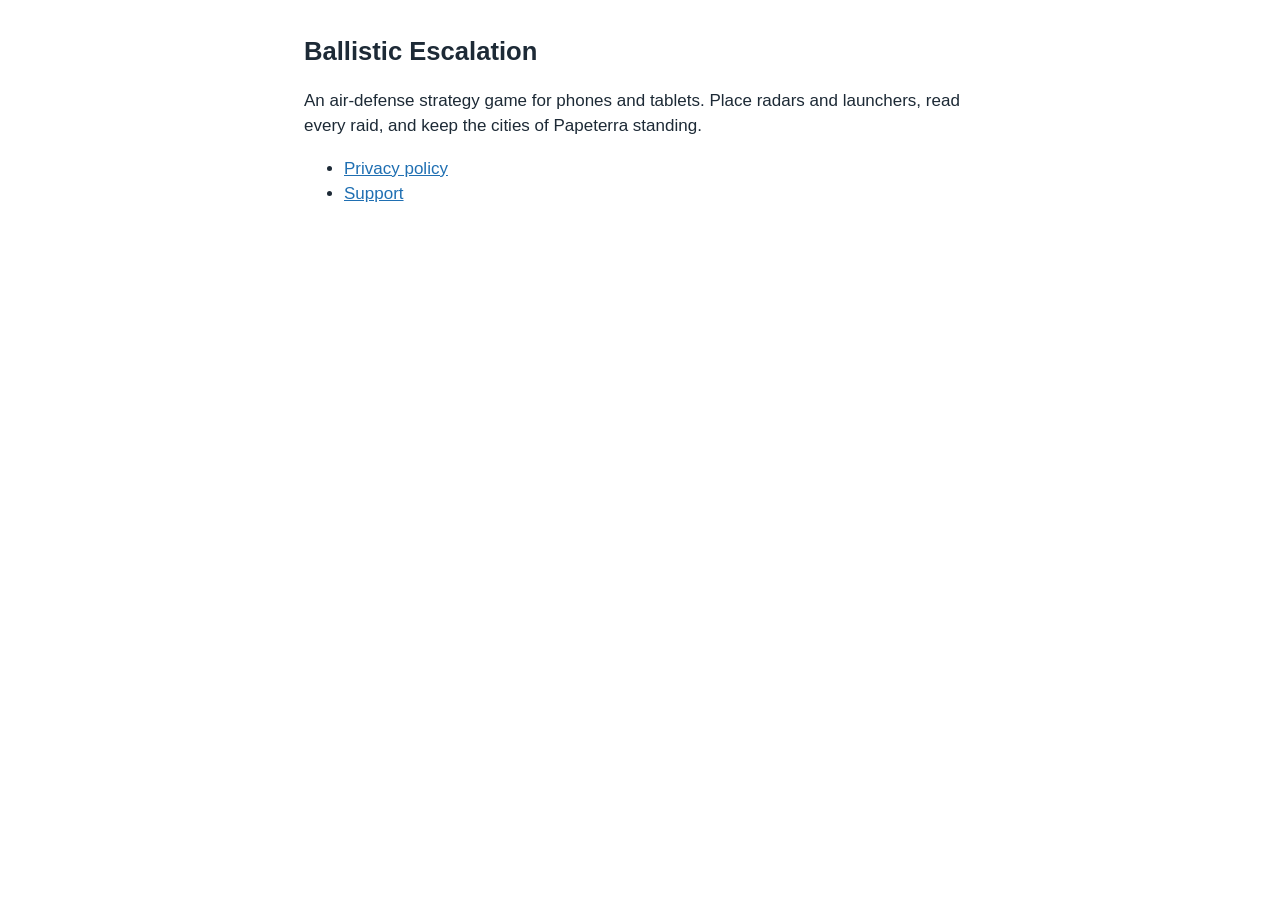
<file: docs/index.html>
<!doctype html>
<html lang="en"><head><meta charset="utf-8"><meta name="viewport" content="width=device-width, initial-scale=1">
<title>Ballistic Escalation</title><link rel="stylesheet" href="style.css"></head>
<body>
<h1>Ballistic Escalation</h1>
<p>An air-defense strategy game for phones and tablets. Place radars and launchers, read every raid, and keep the cities of Papeterra standing.</p>
<ul>
<li><a href="privacy/">Privacy policy</a></li>
<li><a href="support/">Support</a></li>
</ul>
</body></html>
</file>
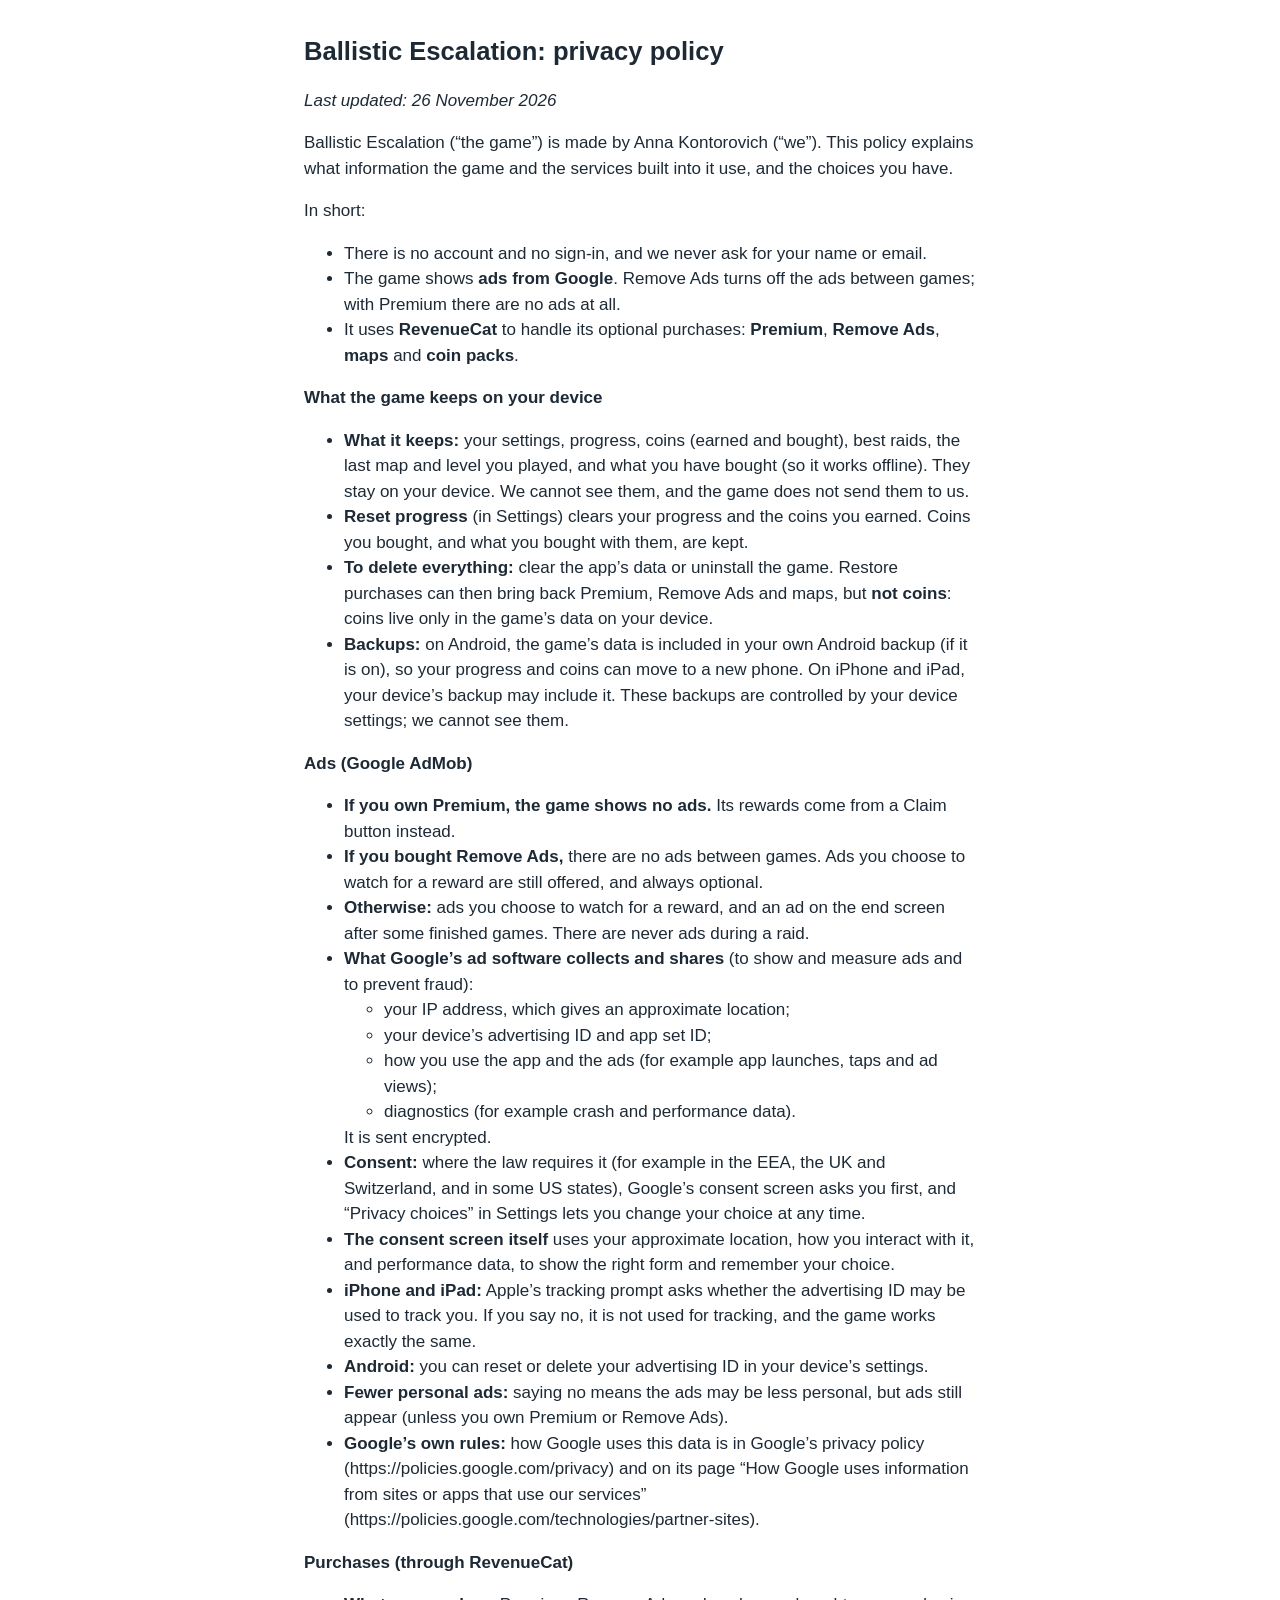
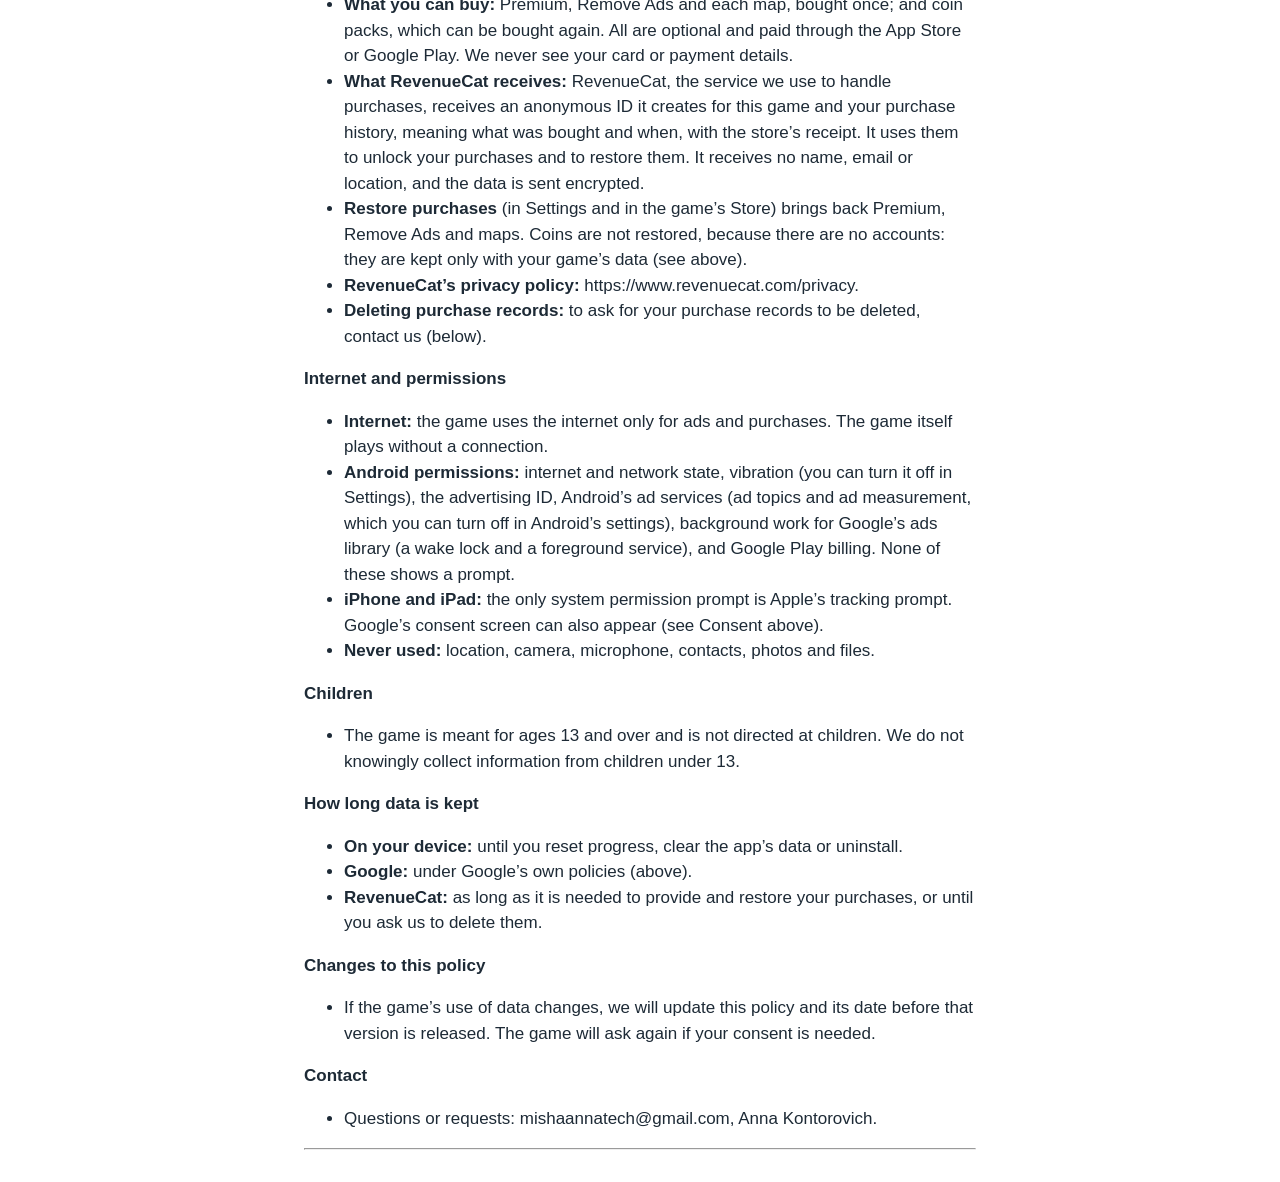
<file: docs/privacy/index.html>
<!DOCTYPE html>
<html xmlns="http://www.w3.org/1999/xhtml">
<head>
  <meta charset="utf-8" />
  <meta name="generator" content="pandoc 3.10" />
  <meta name="viewport" content="width=device-width, initial-scale=1.0, user-scalable=yes" />
  <title>Ballistic Escalation: privacy policy</title>
  <style>
    /* Default styles provided by pandoc.
    ** See https://pandoc.org/MANUAL.html#variables-for-html for config info.
    */
    span.smallcaps{font-variant: small-caps;}
    div.columns{display: flex; gap: 1.5em;}
    div.column{flex: auto;}
    @media screen {
    div.columns{gap: min(4vw, 1.5em);}
    div.column{overflow-x: auto;}
    }
    div.hanging-indent{margin-left: 1.5em; text-indent: -1.5em;}
    /* The extra [class] is a hack that increases specificity enough to
       override a similar rule in reveal.js */
    ul.task-list[class]{list-style: none;}
    ul.task-list li input[type="checkbox"] {
      font-size: inherit;
      width: 0.8em;
      margin: 0 0.8em 0.2em -1.6em;
      vertical-align: middle;
    }
    .display.math{display: block; text-align: center; margin: 0.5rem auto;}
  </style>
  <link rel="stylesheet" href="../style.css" />
</head>
<body>
<header id="title-block-header">
<h1 class="title">Ballistic Escalation: privacy policy</h1>
</header>
<p><em>Last updated: 26 November 2026</em></p>
<p>Ballistic Escalation (“the game”) is made by Anna Kontorovich (“we”).
This policy explains what information the game and the services built
into it use, and the choices you have.</p>
<p>In short:</p>
<ul>
<li>There is no account and no sign-in, and we never ask for your name
or email.</li>
<li>The game shows <strong>ads from Google</strong>. Remove Ads turns
off the ads between games; with Premium there are no ads at all.</li>
<li>It uses <strong>RevenueCat</strong> to handle its optional
purchases: <strong>Premium</strong>, <strong>Remove Ads</strong>,
<strong>maps</strong> and <strong>coin packs</strong>.</li>
</ul>
<p><strong>What the game keeps on your device</strong></p>
<ul>
<li><strong>What it keeps:</strong> your settings, progress, coins
(earned and bought), best raids, the last map and level you played, and
what you have bought (so it works offline). They stay on your device. We
cannot see them, and the game does not send them to us.</li>
<li><strong>Reset progress</strong> (in Settings) clears your progress
and the coins you earned. Coins you bought, and what you bought with
them, are kept.</li>
<li><strong>To delete everything:</strong> clear the app’s data or
uninstall the game. Restore purchases can then bring back Premium,
Remove Ads and maps, but <strong>not coins</strong>: coins live only in
the game’s data on your device.</li>
<li><strong>Backups:</strong> on Android, the game’s data is included in
your own Android backup (if it is on), so your progress and coins can
move to a new phone. On iPhone and iPad, your device’s backup may
include it. These backups are controlled by your device settings; we
cannot see them.</li>
</ul>
<p><strong>Ads (Google AdMob)</strong></p>
<ul>
<li><strong>If you own Premium, the game shows no ads.</strong> Its
rewards come from a Claim button instead.</li>
<li><strong>If you bought Remove Ads,</strong> there are no ads between
games. Ads you choose to watch for a reward are still offered, and
always optional.</li>
<li><strong>Otherwise:</strong> ads you choose to watch for a reward,
and an ad on the end screen after some finished games. There are never
ads during a raid.</li>
<li><strong>What Google’s ad software collects and shares</strong> (to
show and measure ads and to prevent fraud):
<ul>
<li>your IP address, which gives an approximate location;</li>
<li>your device’s advertising ID and app set ID;</li>
<li>how you use the app and the ads (for example app launches, taps and
ad views);</li>
<li>diagnostics (for example crash and performance data).</li>
</ul>
It is sent encrypted.</li>
<li><strong>Consent:</strong> where the law requires it (for example in
the EEA, the UK and Switzerland, and in some US states), Google’s
consent screen asks you first, and “Privacy choices” in Settings lets
you change your choice at any time.</li>
<li><strong>The consent screen itself</strong> uses your approximate
location, how you interact with it, and performance data, to show the
right form and remember your choice.</li>
<li><strong>iPhone and iPad:</strong> Apple’s tracking prompt asks
whether the advertising ID may be used to track you. If you say no, it
is not used for tracking, and the game works exactly the same.</li>
<li><strong>Android:</strong> you can reset or delete your advertising
ID in your device’s settings.</li>
<li><strong>Fewer personal ads:</strong> saying no means the ads may be
less personal, but ads still appear (unless you own Premium or Remove
Ads).</li>
<li><strong>Google’s own rules:</strong> how Google uses this data is in
Google’s privacy policy (https://policies.google.com/privacy) and on its
page “How Google uses information from sites or apps that use our
services” (https://policies.google.com/technologies/partner-sites).</li>
</ul>
<p><strong>Purchases (through RevenueCat)</strong></p>
<ul>
<li><strong>What you can buy:</strong> Premium, Remove Ads and each map,
bought once; and coin packs, which can be bought again. All are optional
and paid through the App Store or Google Play. We never see your card or
payment details.</li>
<li><strong>What RevenueCat receives:</strong> RevenueCat, the service
we use to handle purchases, receives an anonymous ID it creates for this
game and your purchase history, meaning what was bought and when, with
the store’s receipt. It uses them to unlock your purchases and to
restore them. It receives no name, email or location, and the data is
sent encrypted.</li>
<li><strong>Restore purchases</strong> (in Settings and in the game’s
Store) brings back Premium, Remove Ads and maps. Coins are not restored,
because there are no accounts: they are kept only with your game’s data
(see above).</li>
<li><strong>RevenueCat’s privacy policy:</strong>
https://www.revenuecat.com/privacy.</li>
<li><strong>Deleting purchase records:</strong> to ask for your purchase
records to be deleted, contact us (below).</li>
</ul>
<p><strong>Internet and permissions</strong></p>
<ul>
<li><strong>Internet:</strong> the game uses the internet only for ads
and purchases. The game itself plays without a connection.</li>
<li><strong>Android permissions:</strong> internet and network state,
vibration (you can turn it off in Settings), the advertising ID,
Android’s ad services (ad topics and ad measurement, which you can turn
off in Android’s settings), background work for Google’s ads library (a
wake lock and a foreground service), and Google Play billing. None of
these shows a prompt.</li>
<li><strong>iPhone and iPad:</strong> the only system permission prompt
is Apple’s tracking prompt. Google’s consent screen can also appear (see
Consent above).</li>
<li><strong>Never used:</strong> location, camera, microphone, contacts,
photos and files.</li>
</ul>
<p><strong>Children</strong></p>
<ul>
<li>The game is meant for ages 13 and over and is not directed at
children. We do not knowingly collect information from children under
13.</li>
</ul>
<p><strong>How long data is kept</strong></p>
<ul>
<li><strong>On your device:</strong> until you reset progress, clear the
app’s data or uninstall.</li>
<li><strong>Google:</strong> under Google’s own policies (above).</li>
<li><strong>RevenueCat:</strong> as long as it is needed to provide and
restore your purchases, or until you ask us to delete them.</li>
</ul>
<p><strong>Changes to this policy</strong></p>
<ul>
<li>If the game’s use of data changes, we will update this policy and
its date before that version is released. The game will ask again if
your consent is needed.</li>
</ul>
<p><strong>Contact</strong></p>
<ul>
<li>Questions or requests: mishaannatech@gmail.com, Anna
Kontorovich.</li>
</ul>
<hr />
</body>
</html>
</file>
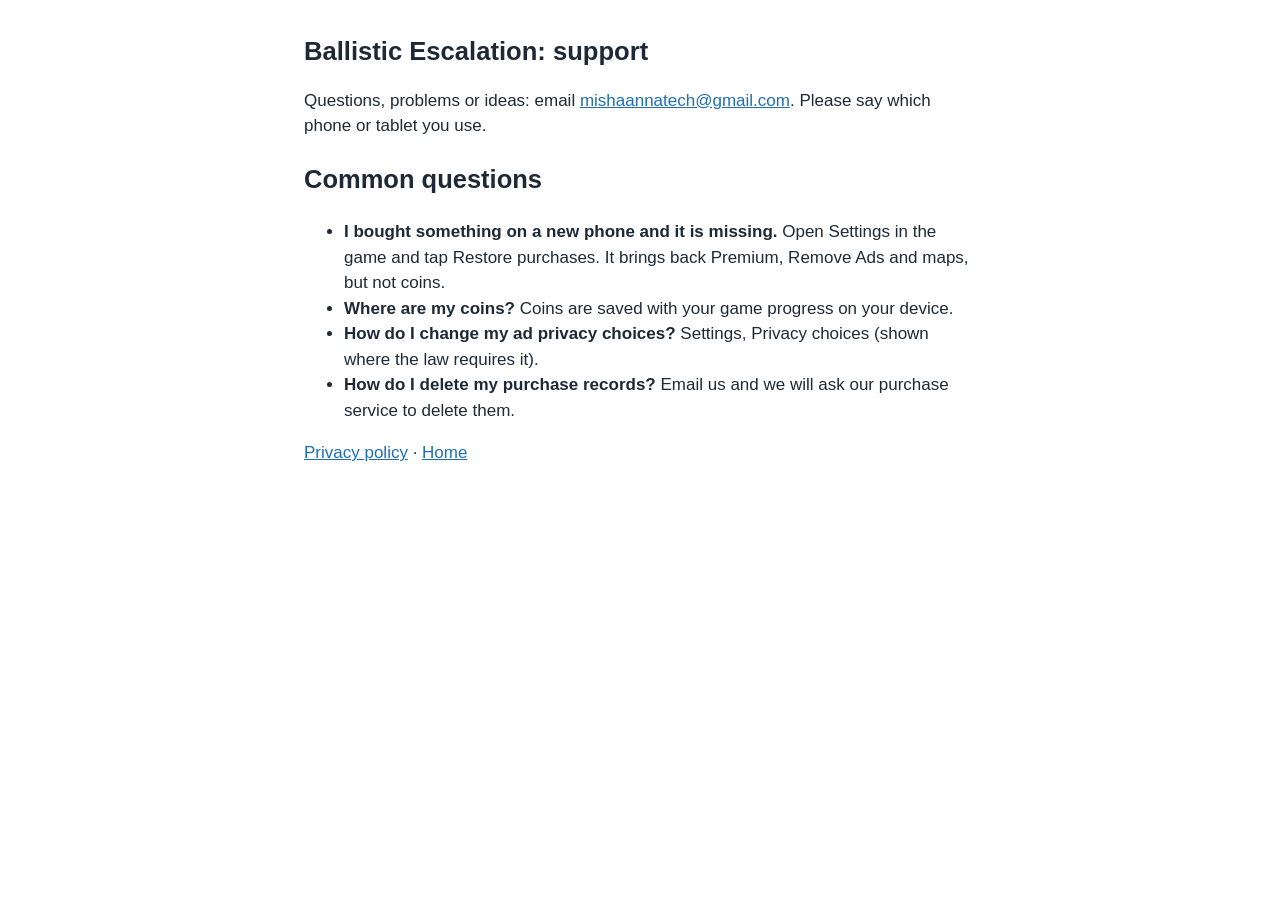
<file: docs/support/index.html>
<!doctype html>
<html lang="en"><head><meta charset="utf-8"><meta name="viewport" content="width=device-width, initial-scale=1">
<title>Ballistic Escalation: support</title><link rel="stylesheet" href="../style.css"></head>
<body>
<h1>Ballistic Escalation: support</h1>
<p>Questions, problems or ideas: email <a href="mailto:mishaannatech@gmail.com">mishaannatech@gmail.com</a>.
Please say which phone or tablet you use.</p>
<h2>Common questions</h2>
<ul>
<li><b>I bought something on a new phone and it is missing.</b> Open Settings in the game and tap Restore purchases. It brings back Premium, Remove Ads and maps, but not coins.</li>
<li><b>Where are my coins?</b> Coins are saved with your game progress on your device.</li>
<li><b>How do I change my ad privacy choices?</b> Settings, Privacy choices (shown where the law requires it).</li>
<li><b>How do I delete my purchase records?</b> Email us and we will ask our purchase service to delete them.</li>
</ul>
<p><a href="../privacy/">Privacy policy</a> · <a href="../">Home</a></p>
</body></html>
</file>
<file: docs/style.css>
body { font: 17px/1.5 -apple-system, "Segoe UI", Roboto, sans-serif; max-width: 42rem; margin: 2rem auto; padding: 0 1rem; color: #1d2a36; }
h1 { font-size: 1.6rem; } a { color: #1f6fb2; }
</file>
